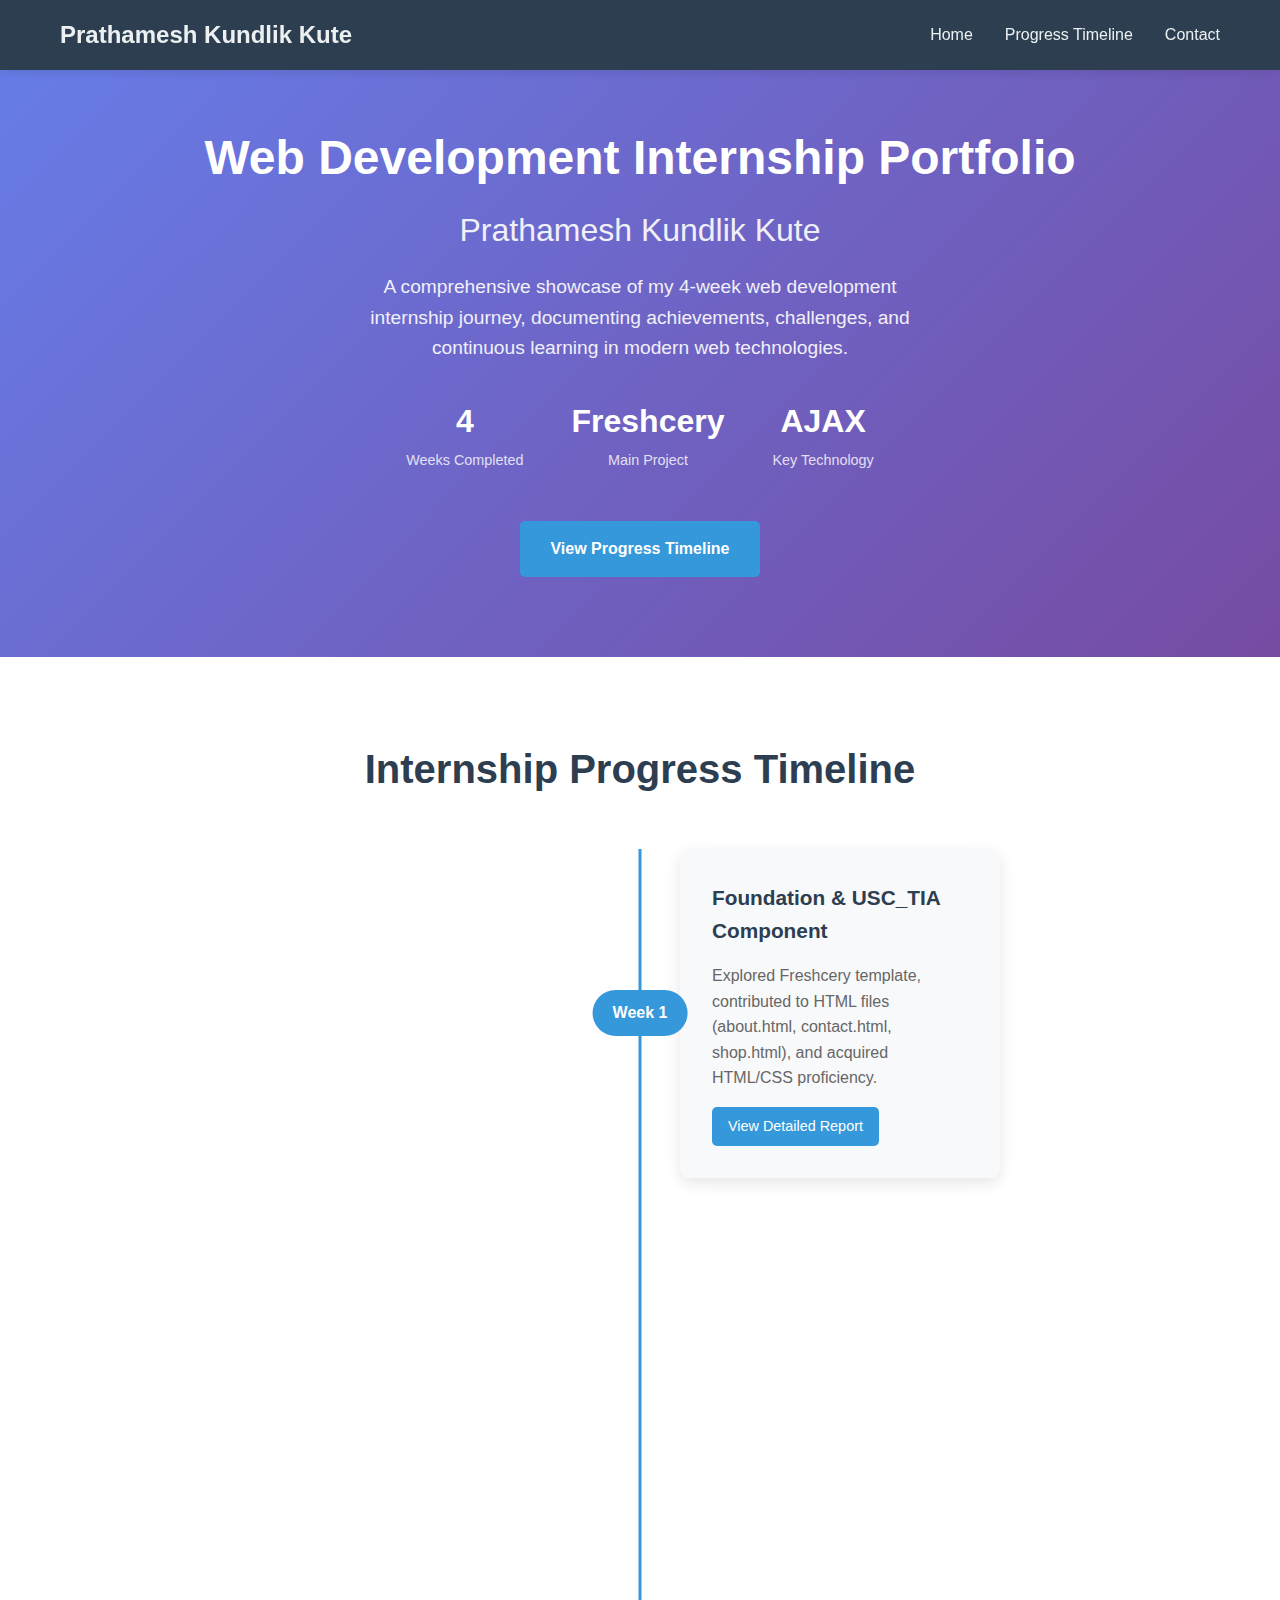
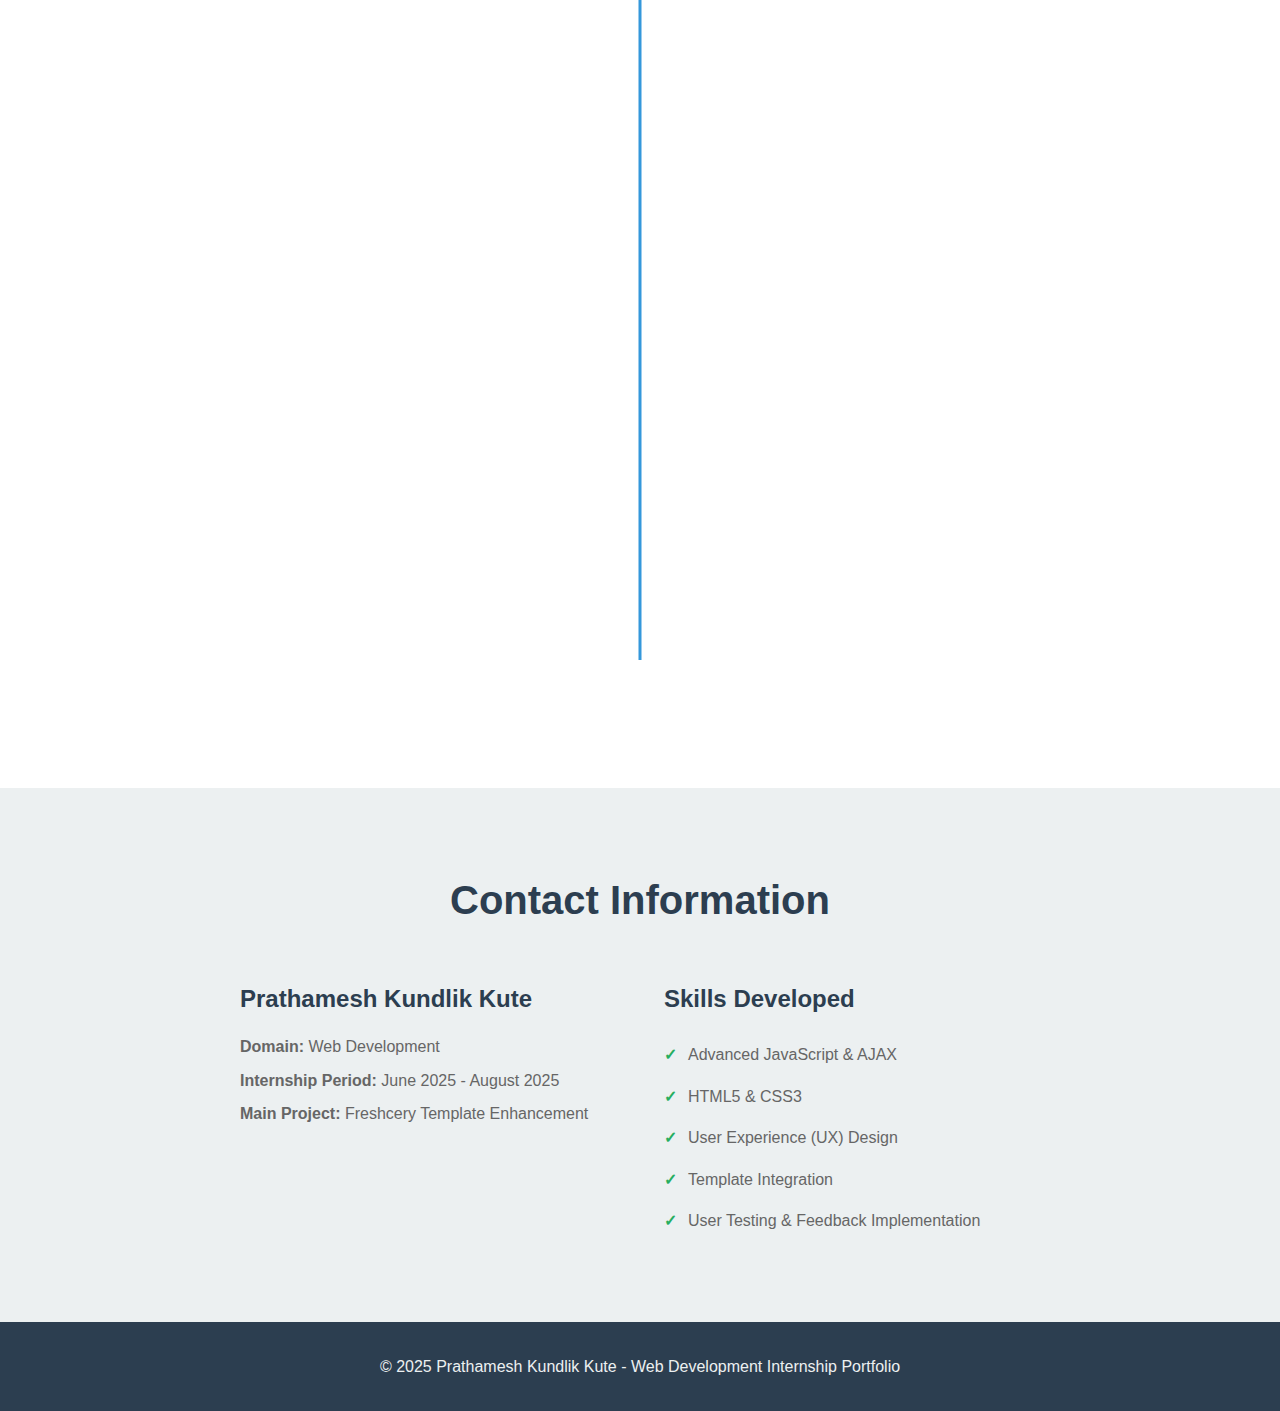
<file: index.html>
<!DOCTYPE html>
<html lang="en">
<head>
    <meta charset="UTF-8">
    <meta name="viewport" content="width=device-width, initial-scale=1.0">
    <title>Prathamesh Kundlik Kute - Web Development Internship Portfolio</title>
    <link rel="stylesheet" href="styles.css">
</head>
<body>
    <header>
        <nav class="navbar">
            <div class="nav-container">
                <h1 class="nav-logo">Prathamesh Kundlik Kute</h1>
                <ul class="nav-menu">
                    <li><a href="#home" class="nav-link">Home</a></li>
                    <li><a href="#timeline" class="nav-link">Progress Timeline</a></li>
                    <li><a href="#contact" class="nav-link">Contact</a></li>
                </ul>
            </div>
        </nav>
    </header>

    <main>
        <section id="home" class="hero">
            <div class="hero-content">
                <h1>Web Development Internship Portfolio</h1>
                <h2>Prathamesh Kundlik Kute</h2>
                <p class="hero-description">
                    A comprehensive showcase of my 4-week web development internship journey, 
                    documenting achievements, challenges, and continuous learning in modern web technologies.
                </p>
                <div class="hero-stats">
                    <div class="stat">
                        <span class="stat-number">4</span>
                        <span class="stat-label">Weeks Completed</span>
                    </div>
                    <div class="stat">
                        <span class="stat-number">Freshcery</span>
                        <span class="stat-label">Main Project</span>
                    </div>
                    <div class="stat">
                        <span class="stat-number">AJAX</span>
                        <span class="stat-label">Key Technology</span>
                    </div>
                </div>
                <a href="#timeline" class="cta-button">View Progress Timeline</a>
            </div>
        </section>

        <section id="timeline" class="timeline-section">
            <div class="container">
                <h2>Internship Progress Timeline</h2>
                <div class="timeline">
                    <div class="timeline-item">
                        <div class="timeline-date">Week 1</div>
                        <div class="timeline-content">
                            <h3>Foundation & USC_TIA Component</h3>
                            <p>Explored Freshcery template, contributed to HTML files (about.html, contact.html, shop.html), and acquired HTML/CSS proficiency.</p>
                            <a href="week1.html" class="timeline-link">View Detailed Report</a>
                        </div>
                    </div>
                    
                    <div class="timeline-item">
                        <div class="timeline-date">Week 2</div>
                        <div class="timeline-content">
                            <h3>JavaScript Integration & Enhancement</h3>
                            <p>Enhanced USC_TIA component, refined HTML files with dynamic features, and developed JavaScript skills for DOM manipulation.</p>
                            <a href="week2.html" class="timeline-link">View Detailed Report</a>
                        </div>
                    </div>
                    
                    <div class="timeline-item">
                        <div class="timeline-date">Week 3</div>
                        <div class="timeline-content">
                            <h3>AJAX Implementation & User Testing</h3>
                            <p>Finalized USC_TIA integration, began AJAX implementation for dynamic content loading, and conducted user testing with design team.</p>
                            <a href="week3.html" class="timeline-link">View Detailed Report</a>
                        </div>
                    </div>
                    
                    <div class="timeline-item">
                        <div class="timeline-date">Week 4</div>
                        <div class="timeline-content">
                            <h3>AJAX Completion & UI Refinement</h3>
                            <p>Completed AJAX functionality across all sections, refined user interface based on feedback, and enhanced user experience features.</p>
                            <a href="week4.html" class="timeline-link">View Detailed Report</a>
                        </div>
                    </div>
                </div>
            </div>
        </section>

        <section id="contact" class="contact-section">
            <div class="container">
                <h2>Contact Information</h2>
                <div class="contact-content">
                    <div class="contact-info">
                        <h3>Prathamesh Kundlik Kute</h3>
                        <p><strong>Domain:</strong> Web Development</p>
                        <p><strong>Internship Period:</strong> June 2025 - August 2025</p>
                        <p><strong>Main Project:</strong> Freshcery Template Enhancement</p>
                    </div>
                    <div class="skills-overview">
                        <h3>Skills Developed</h3>
                        <ul>
                            <li>Advanced JavaScript & AJAX</li>
                            <li>HTML5 & CSS3</li>
                            <li>User Experience (UX) Design</li>
                            <li>Template Integration</li>
                            <li>User Testing & Feedback Implementation</li>
                        </ul>
                    </div>
                </div>
            </div>
        </section>
    </main>

    <footer>
        <div class="container">
            <p>&copy; 2025 Prathamesh Kundlik Kute - Web Development Internship Portfolio</p>
        </div>
    </footer>

    <script src="script.js"></script>
</body>
</html>
</file>
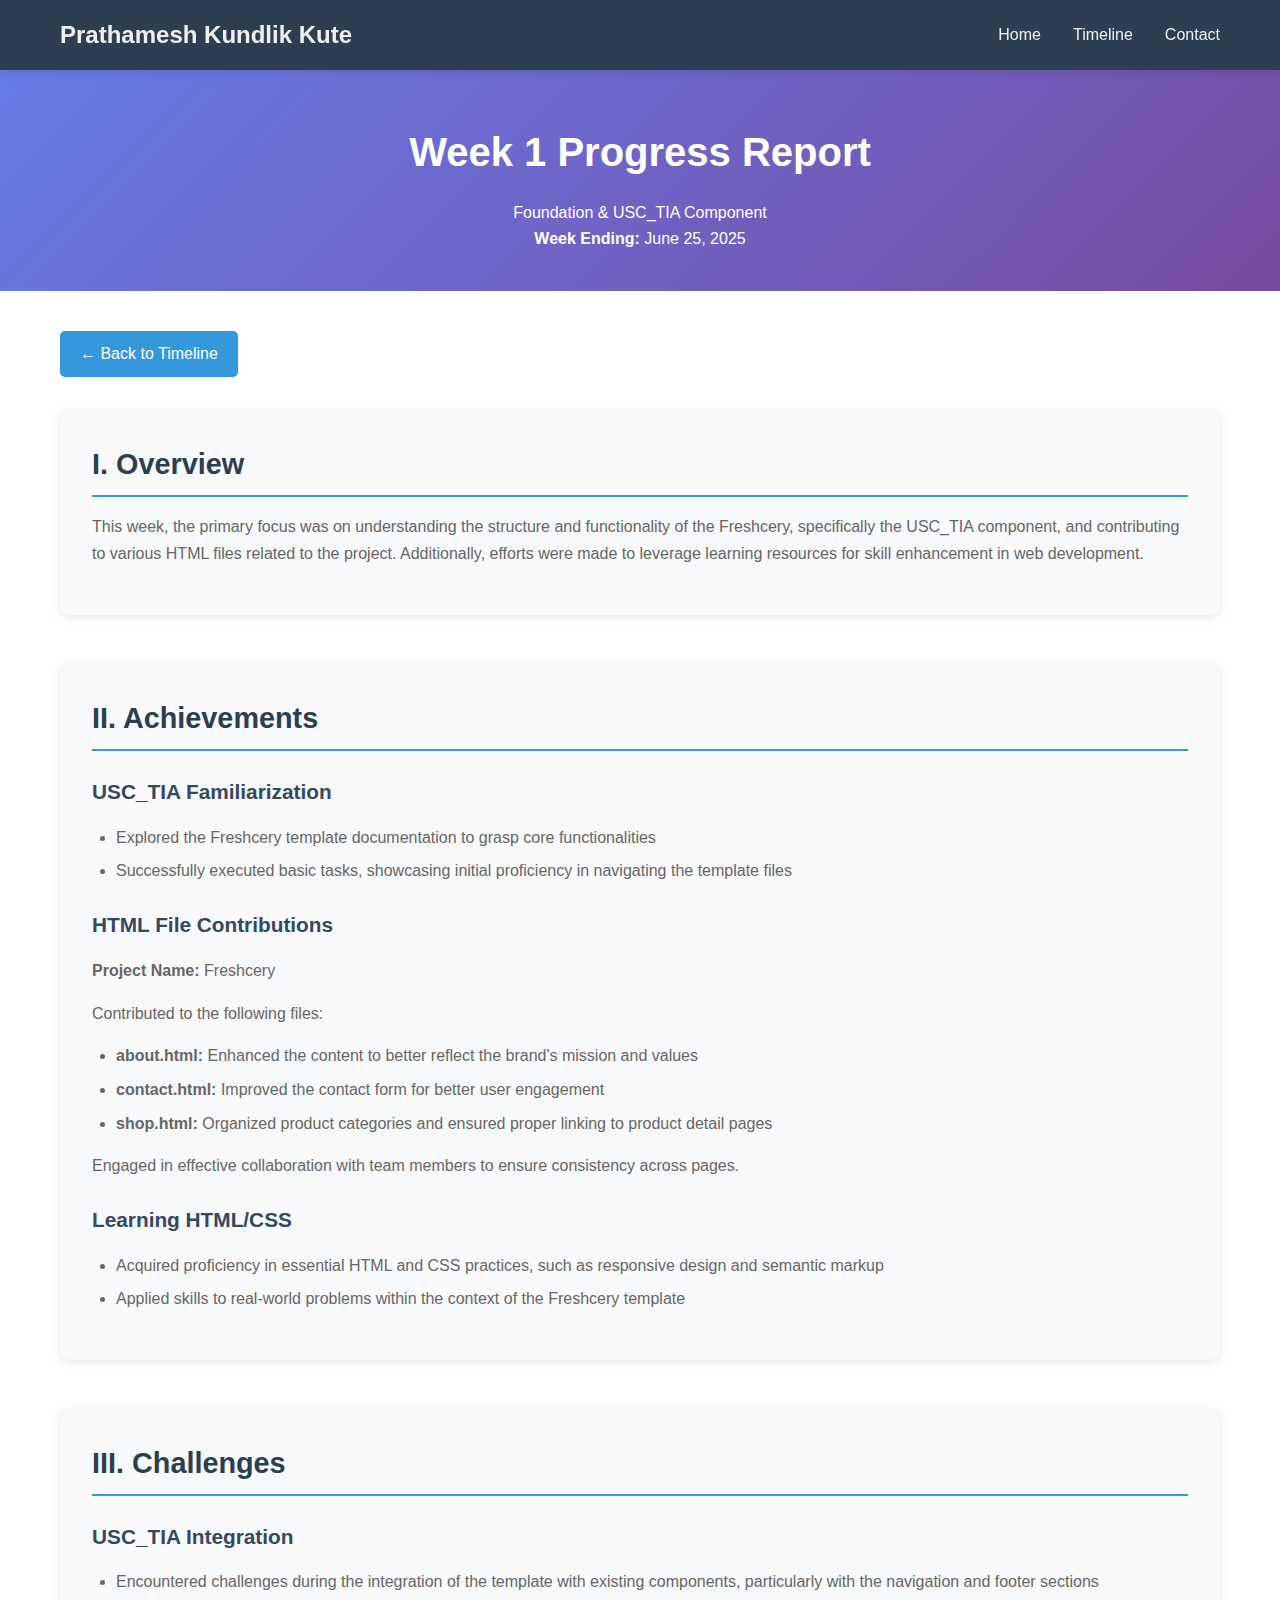
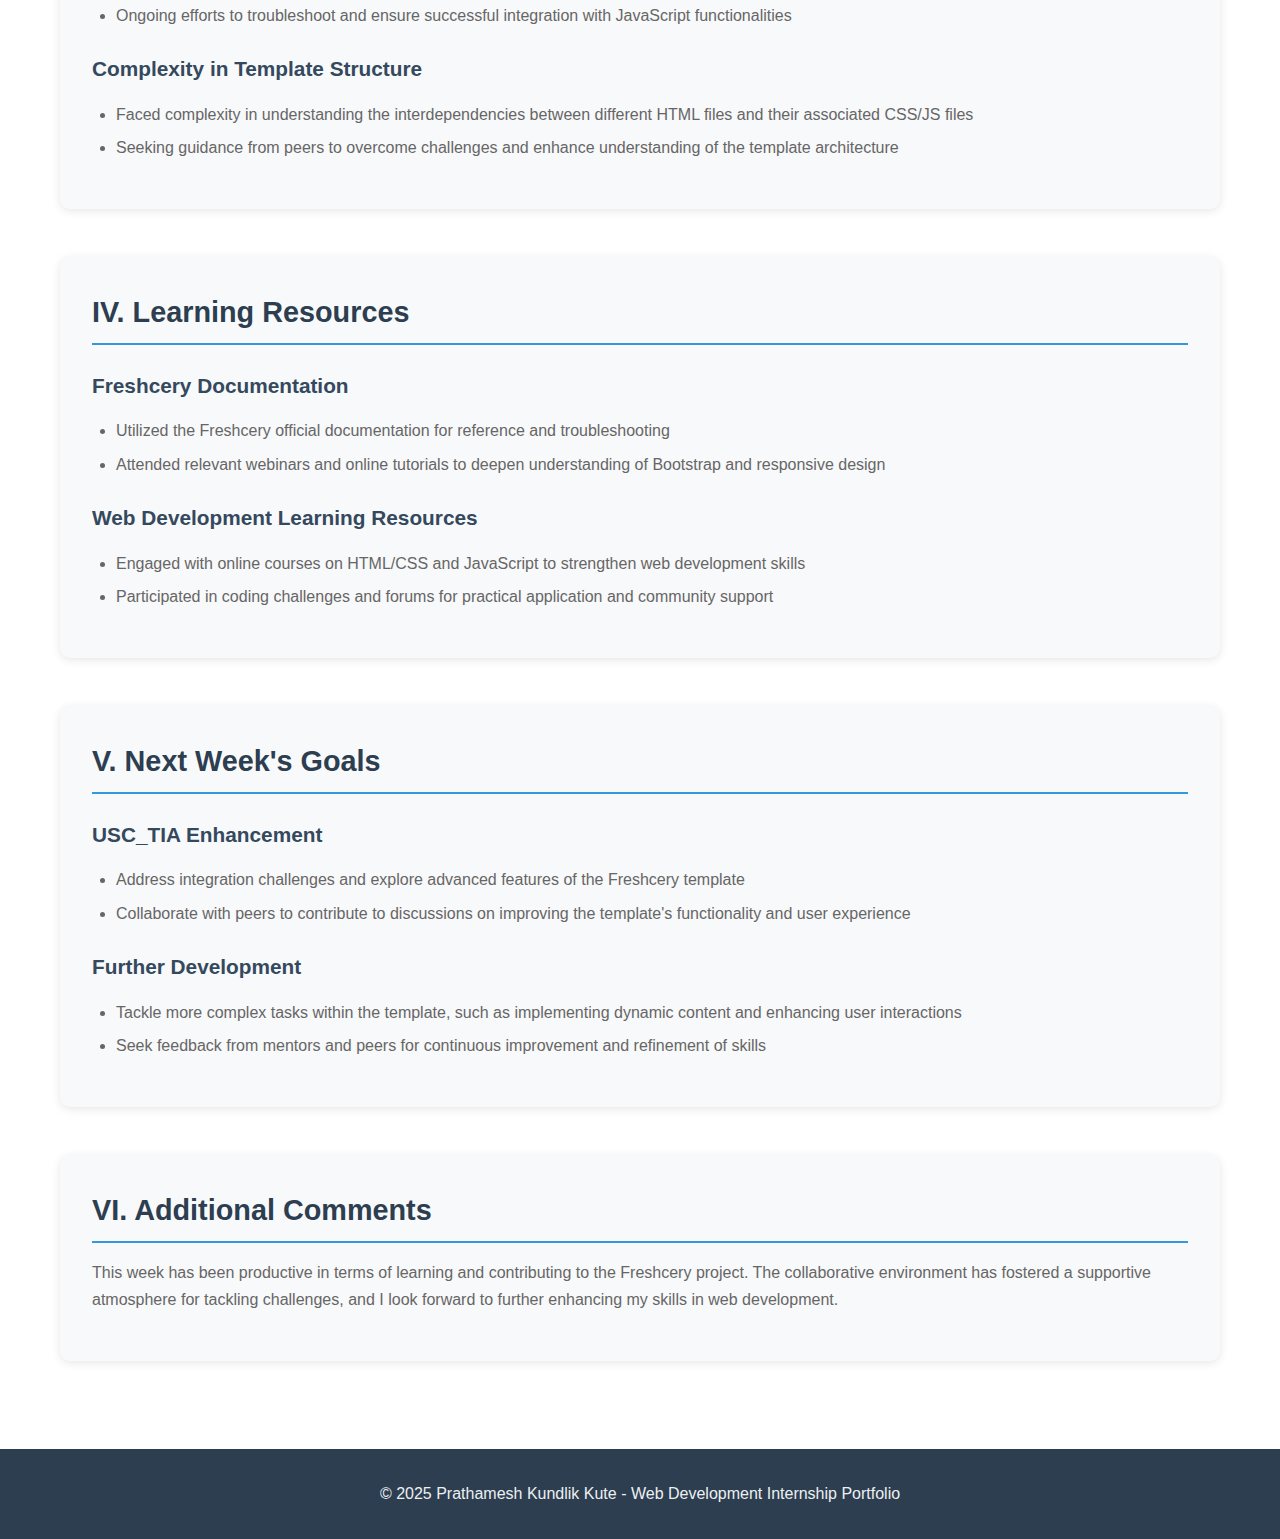
<file: week1.html>
<!DOCTYPE html>
<html lang="en">
<head>
    <meta charset="UTF-8">
    <meta name="viewport" content="width=device-width, initial-scale=1.0">
    <title>Week 1 - Foundation & USC_TIA Component | Prathamesh Kundlik Kute</title>
    <link rel="stylesheet" href="styles.css">
</head>
<body>
    <header>
        <nav class="navbar">
            <div class="nav-container">
                <h1 class="nav-logo">Prathamesh Kundlik Kute</h1>
                <ul class="nav-menu">
                    <li><a href="index.html" class="nav-link">Home</a></li>
                    <li><a href="index.html#timeline" class="nav-link">Timeline</a></li>
                    <li><a href="index.html#contact" class="nav-link">Contact</a></li>
                </ul>
            </div>
        </nav>
    </header>

    <div class="week-header">
        <h1>Week 1 Progress Report</h1>
        <p>Foundation & USC_TIA Component</p>
        <p><strong>Week Ending:</strong> June 25, 2025</p>
    </div>

    <div class="week-content">
        <div class="container">
            <a href="index.html#timeline" class="back-button">← Back to Timeline</a>

            <div class="week-section">
                <h2>I. Overview</h2>
                <p>This week, the primary focus was on understanding the structure and functionality of the Freshcery, specifically the USC_TIA component, and contributing to various HTML files related to the project. Additionally, efforts were made to leverage learning resources for skill enhancement in web development.</p>
            </div>

            <div class="week-section">
                <h2>II. Achievements</h2>
                
                <h3>USC_TIA Familiarization</h3>
                <ul>
                    <li>Explored the Freshcery template documentation to grasp core functionalities</li>
                    <li>Successfully executed basic tasks, showcasing initial proficiency in navigating the template files</li>
                </ul>

                <h3>HTML File Contributions</h3>
                <p><strong>Project Name:</strong> Freshcery</p>
                <p>Contributed to the following files:</p>
                <ul>
                    <li><strong>about.html:</strong> Enhanced the content to better reflect the brand's mission and values</li>
                    <li><strong>contact.html:</strong> Improved the contact form for better user engagement</li>
                    <li><strong>shop.html:</strong> Organized product categories and ensured proper linking to product detail pages</li>
                </ul>
                <p>Engaged in effective collaboration with team members to ensure consistency across pages.</p>

                <h3>Learning HTML/CSS</h3>
                <ul>
                    <li>Acquired proficiency in essential HTML and CSS practices, such as responsive design and semantic markup</li>
                    <li>Applied skills to real-world problems within the context of the Freshcery template</li>
                </ul>
            </div>

            <div class="week-section">
                <h2>III. Challenges</h2>
                
                <h3>USC_TIA Integration</h3>
                <ul>
                    <li>Encountered challenges during the integration of the template with existing components, particularly with the navigation and footer sections</li>
                    <li>Ongoing efforts to troubleshoot and ensure successful integration with JavaScript functionalities</li>
                </ul>

                <h3>Complexity in Template Structure</h3>
                <ul>
                    <li>Faced complexity in understanding the interdependencies between different HTML files and their associated CSS/JS files</li>
                    <li>Seeking guidance from peers to overcome challenges and enhance understanding of the template architecture</li>
                </ul>
            </div>

            <div class="week-section">
                <h2>IV. Learning Resources</h2>
                
                <h3>Freshcery Documentation</h3>
                <ul>
                    <li>Utilized the Freshcery official documentation for reference and troubleshooting</li>
                    <li>Attended relevant webinars and online tutorials to deepen understanding of Bootstrap and responsive design</li>
                </ul>

                <h3>Web Development Learning Resources</h3>
                <ul>
                    <li>Engaged with online courses on HTML/CSS and JavaScript to strengthen web development skills</li>
                    <li>Participated in coding challenges and forums for practical application and community support</li>
                </ul>
            </div>

            <div class="week-section">
                <h2>V. Next Week's Goals</h2>
                
                <h3>USC_TIA Enhancement</h3>
                <ul>
                    <li>Address integration challenges and explore advanced features of the Freshcery template</li>
                    <li>Collaborate with peers to contribute to discussions on improving the template's functionality and user experience</li>
                </ul>

                <h3>Further Development</h3>
                <ul>
                    <li>Tackle more complex tasks within the template, such as implementing dynamic content and enhancing user interactions</li>
                    <li>Seek feedback from mentors and peers for continuous improvement and refinement of skills</li>
                </ul>
            </div>

            <div class="week-section">
                <h2>VI. Additional Comments</h2>
                <p>This week has been productive in terms of learning and contributing to the Freshcery project. The collaborative environment has fostered a supportive atmosphere for tackling challenges, and I look forward to further enhancing my skills in web development.</p>
            </div>
        </div>
    </div>

    <footer>
        <div class="container">
            <p>&copy; 2025 Prathamesh Kundlik Kute - Web Development Internship Portfolio</p>
        </div>
    </footer>

    <script src="script.js"></script>
</body>
</html>
</file>
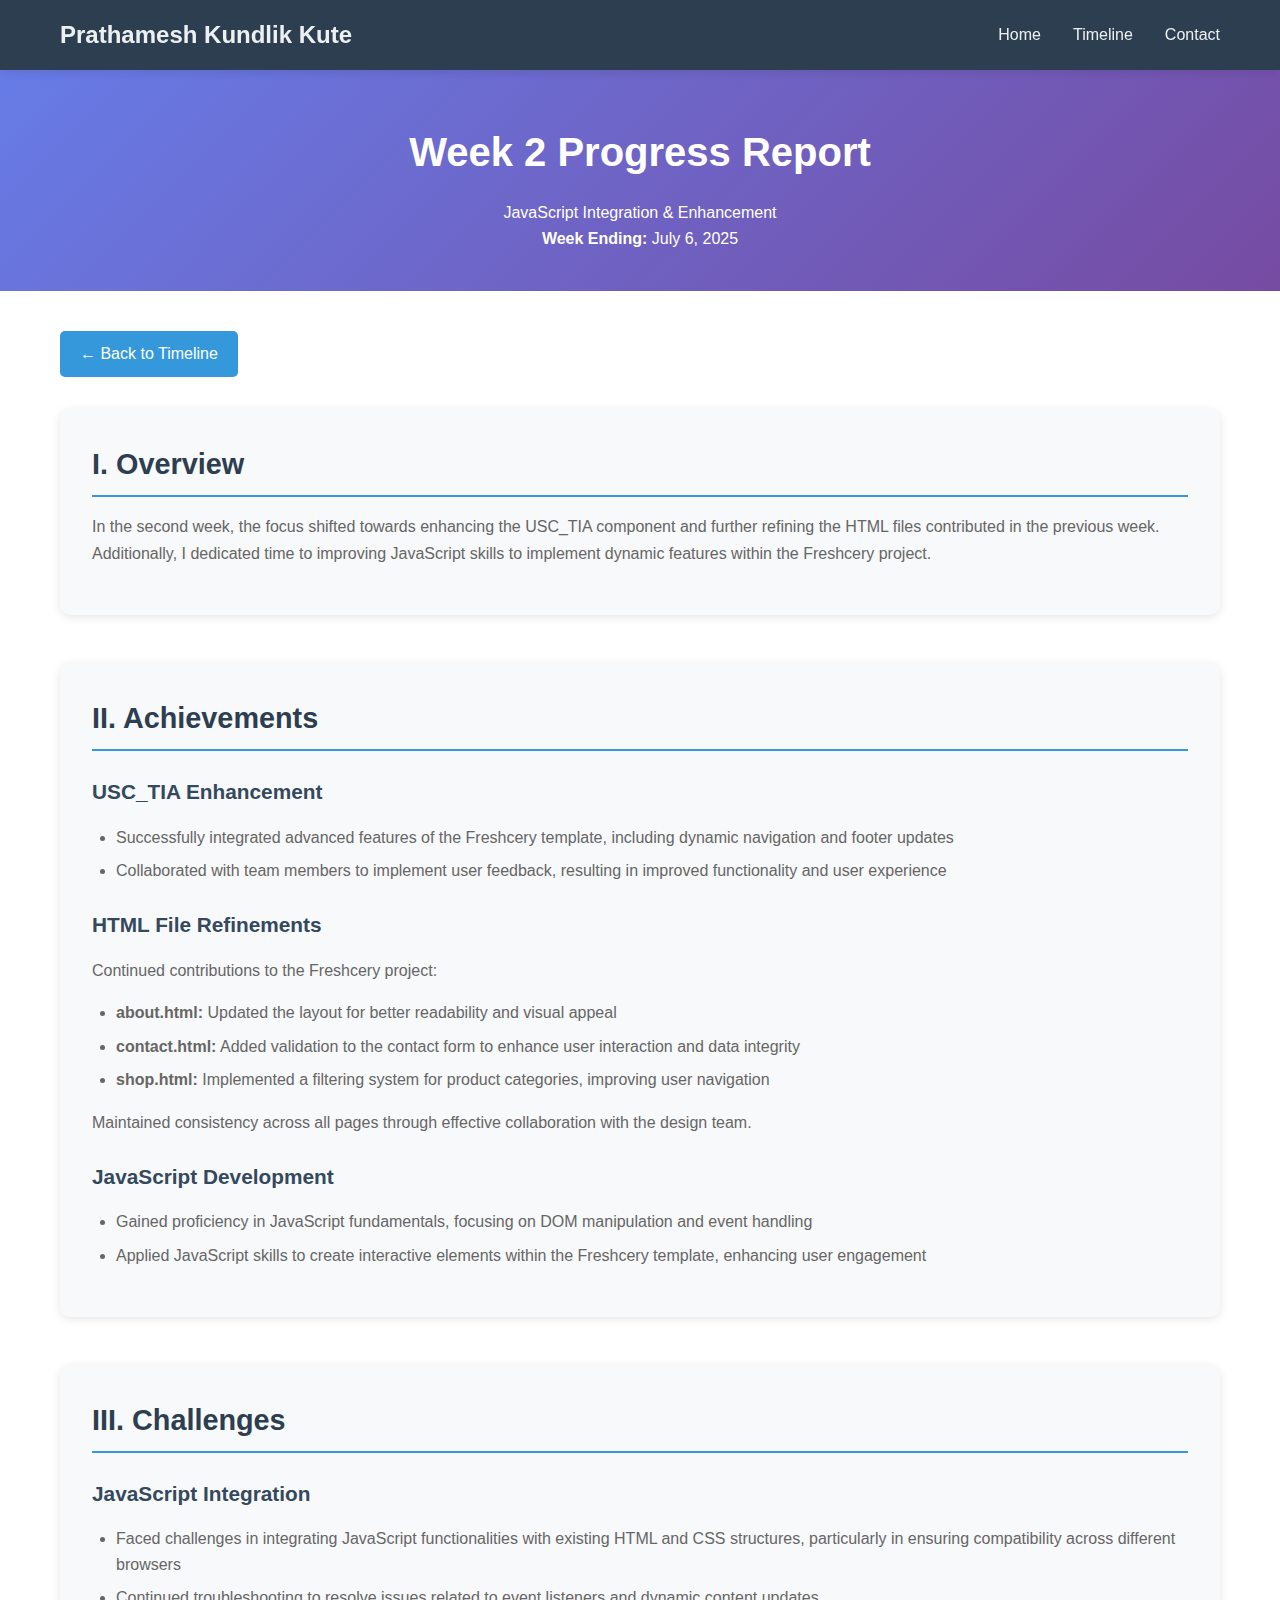
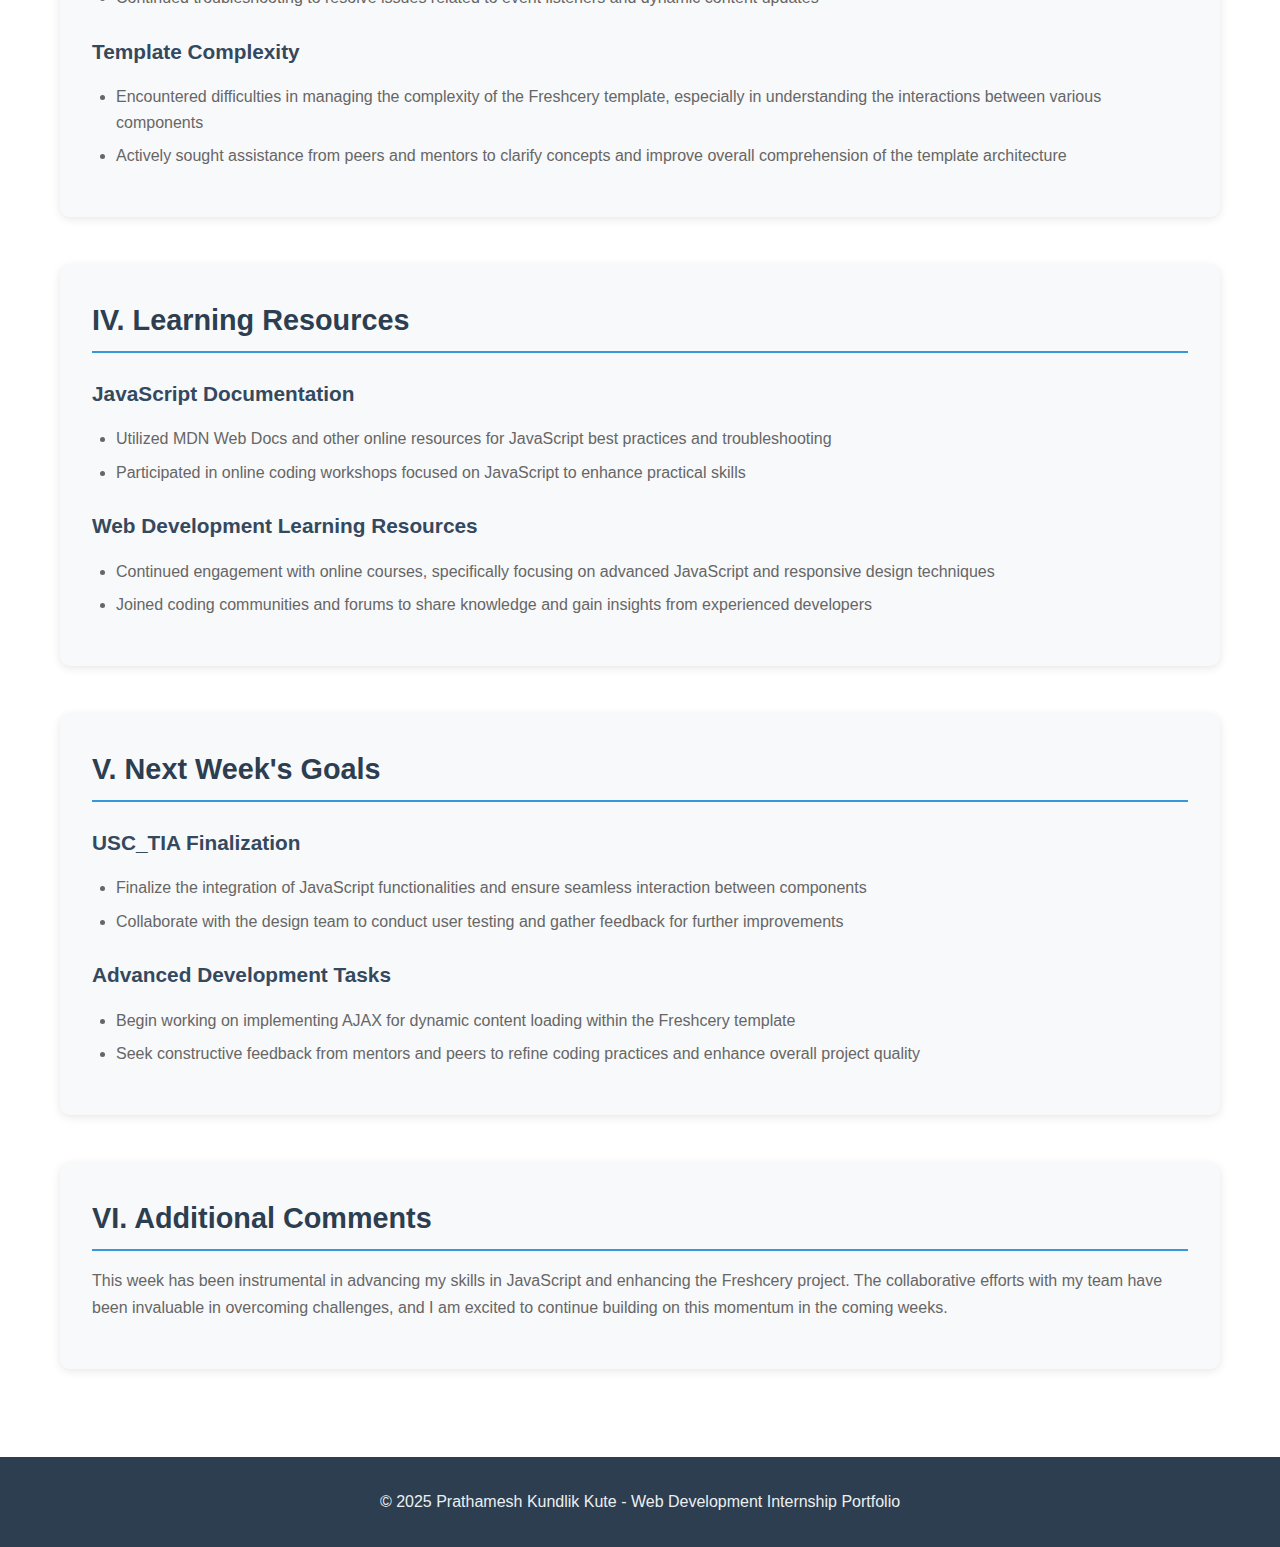
<file: week2.html>
<!DOCTYPE html>
<html lang="en">
<head>
    <meta charset="UTF-8">
    <meta name="viewport" content="width=device-width, initial-scale=1.0">
    <title>Week 2 - JavaScript Integration & Enhancement | Prathamesh Kundlik Kute</title>
    <link rel="stylesheet" href="styles.css">
</head>
<body>
    <header>
        <nav class="navbar">
            <div class="nav-container">
                <h1 class="nav-logo">Prathamesh Kundlik Kute</h1>
                <ul class="nav-menu">
                    <li><a href="index.html" class="nav-link">Home</a></li>
                    <li><a href="index.html#timeline" class="nav-link">Timeline</a></li>
                    <li><a href="index.html#contact" class="nav-link">Contact</a></li>
                </ul>
            </div>
        </nav>
    </header>

    <div class="week-header">
        <h1>Week 2 Progress Report</h1>
        <p>JavaScript Integration & Enhancement</p>
        <p><strong>Week Ending:</strong> July 6, 2025</p>
    </div>

    <div class="week-content">
        <div class="container">
            <a href="index.html#timeline" class="back-button">← Back to Timeline</a>

            <div class="week-section">
                <h2>I. Overview</h2>
                <p>In the second week, the focus shifted towards enhancing the USC_TIA component and further refining the HTML files contributed in the previous week. Additionally, I dedicated time to improving JavaScript skills to implement dynamic features within the Freshcery project.</p>
            </div>

            <div class="week-section">
                <h2>II. Achievements</h2>
                
                <h3>USC_TIA Enhancement</h3>
                <ul>
                    <li>Successfully integrated advanced features of the Freshcery template, including dynamic navigation and footer updates</li>
                    <li>Collaborated with team members to implement user feedback, resulting in improved functionality and user experience</li>
                </ul>

                <h3>HTML File Refinements</h3>
                <p>Continued contributions to the Freshcery project:</p>
                <ul>
                    <li><strong>about.html:</strong> Updated the layout for better readability and visual appeal</li>
                    <li><strong>contact.html:</strong> Added validation to the contact form to enhance user interaction and data integrity</li>
                    <li><strong>shop.html:</strong> Implemented a filtering system for product categories, improving user navigation</li>
                </ul>
                <p>Maintained consistency across all pages through effective collaboration with the design team.</p>

                <h3>JavaScript Development</h3>
                <ul>
                    <li>Gained proficiency in JavaScript fundamentals, focusing on DOM manipulation and event handling</li>
                    <li>Applied JavaScript skills to create interactive elements within the Freshcery template, enhancing user engagement</li>
                </ul>
            </div>

            <div class="week-section">
                <h2>III. Challenges</h2>
                
                <h3>JavaScript Integration</h3>
                <ul>
                    <li>Faced challenges in integrating JavaScript functionalities with existing HTML and CSS structures, particularly in ensuring compatibility across different browsers</li>
                    <li>Continued troubleshooting to resolve issues related to event listeners and dynamic content updates</li>
                </ul>

                <h3>Template Complexity</h3>
                <ul>
                    <li>Encountered difficulties in managing the complexity of the Freshcery template, especially in understanding the interactions between various components</li>
                    <li>Actively sought assistance from peers and mentors to clarify concepts and improve overall comprehension of the template architecture</li>
                </ul>
            </div>

            <div class="week-section">
                <h2>IV. Learning Resources</h2>
                
                <h3>JavaScript Documentation</h3>
                <ul>
                    <li>Utilized MDN Web Docs and other online resources for JavaScript best practices and troubleshooting</li>
                    <li>Participated in online coding workshops focused on JavaScript to enhance practical skills</li>
                </ul>

                <h3>Web Development Learning Resources</h3>
                <ul>
                    <li>Continued engagement with online courses, specifically focusing on advanced JavaScript and responsive design techniques</li>
                    <li>Joined coding communities and forums to share knowledge and gain insights from experienced developers</li>
                </ul>
            </div>

            <div class="week-section">
                <h2>V. Next Week's Goals</h2>
                
                <h3>USC_TIA Finalization</h3>
                <ul>
                    <li>Finalize the integration of JavaScript functionalities and ensure seamless interaction between components</li>
                    <li>Collaborate with the design team to conduct user testing and gather feedback for further improvements</li>
                </ul>

                <h3>Advanced Development Tasks</h3>
                <ul>
                    <li>Begin working on implementing AJAX for dynamic content loading within the Freshcery template</li>
                    <li>Seek constructive feedback from mentors and peers to refine coding practices and enhance overall project quality</li>
                </ul>
            </div>

            <div class="week-section">
                <h2>VI. Additional Comments</h2>
                <p>This week has been instrumental in advancing my skills in JavaScript and enhancing the Freshcery project. The collaborative efforts with my team have been invaluable in overcoming challenges, and I am excited to continue building on this momentum in the coming weeks.</p>
            </div>
        </div>
    </div>

    <footer>
        <div class="container">
            <p>&copy; 2025 Prathamesh Kundlik Kute - Web Development Internship Portfolio</p>
        </div>
    </footer>

    <script src="script.js"></script>
</body>
</html>
</file>
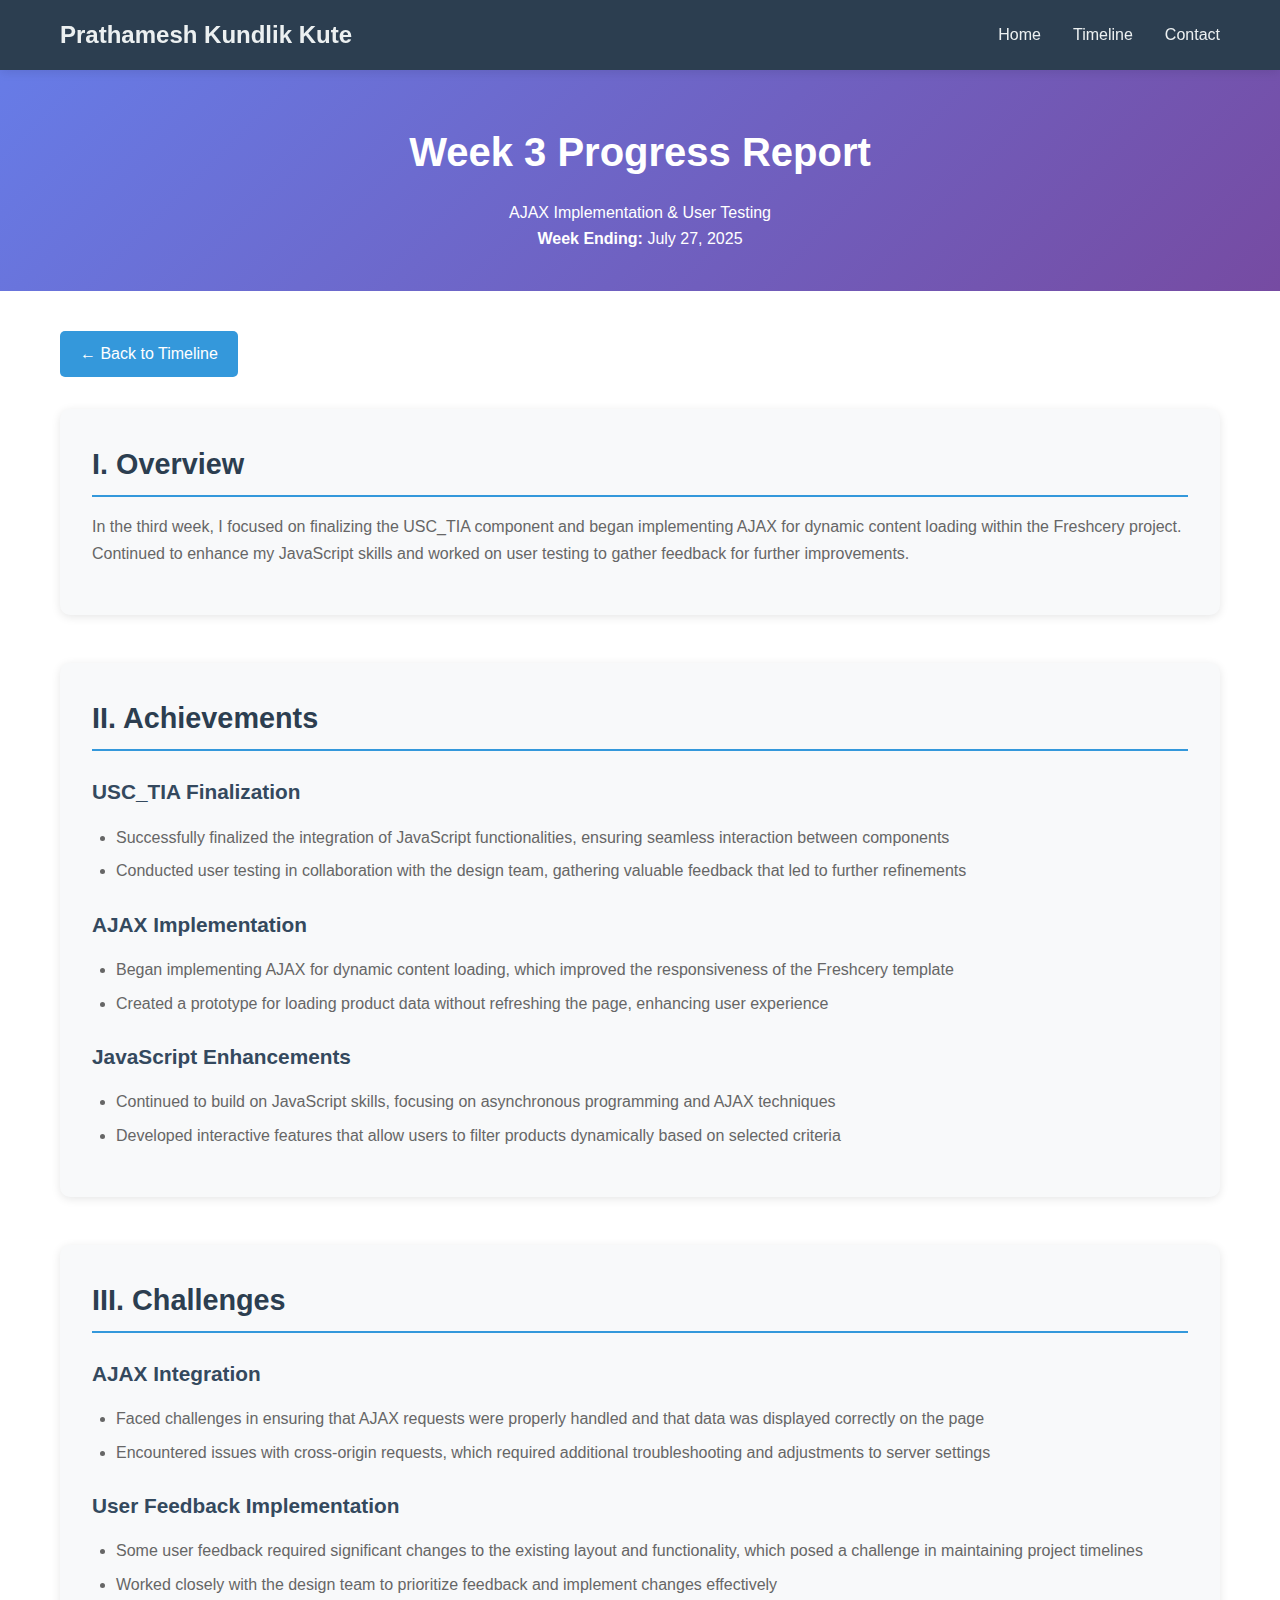
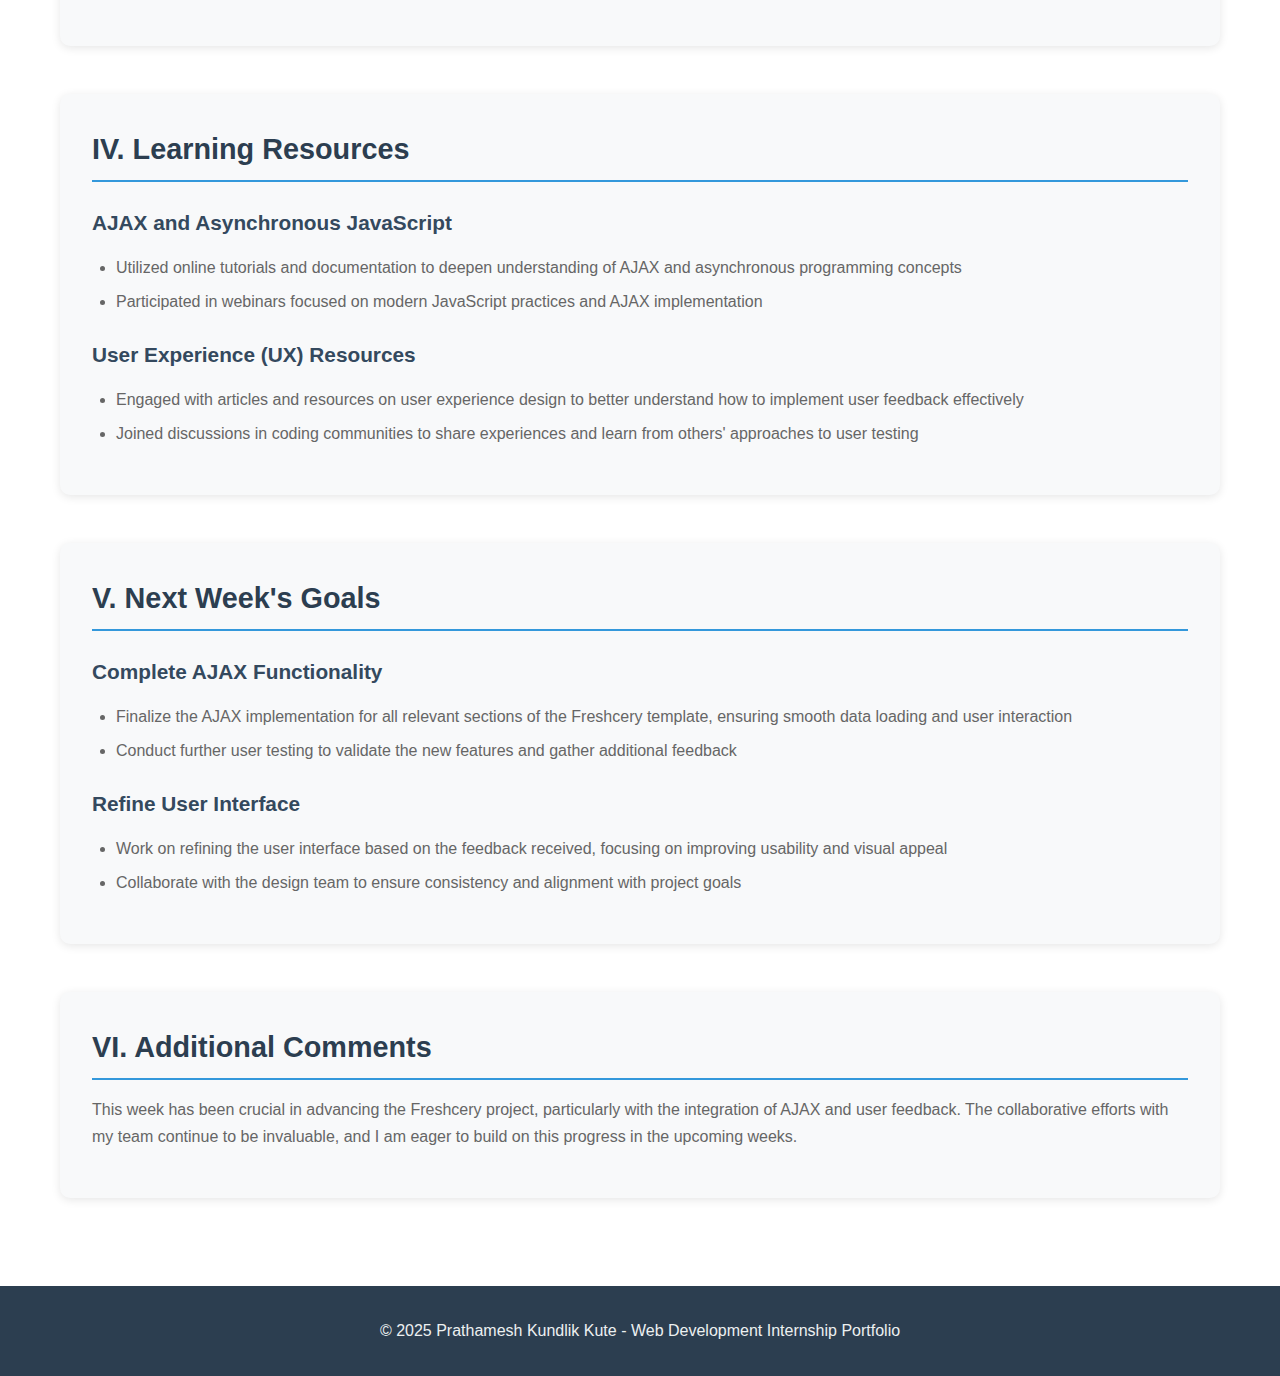
<file: week3.html>
<!DOCTYPE html>
<html lang="en">
<head>
    <meta charset="UTF-8">
    <meta name="viewport" content="width=device-width, initial-scale=1.0">
    <title>Week 3 - AJAX Implementation & User Testing | Prathamesh Kundlik Kute</title>
    <link rel="stylesheet" href="styles.css">
</head>
<body>
    <header>
        <nav class="navbar">
            <div class="nav-container">
                <h1 class="nav-logo">Prathamesh Kundlik Kute</h1>
                <ul class="nav-menu">
                    <li><a href="index.html" class="nav-link">Home</a></li>
                    <li><a href="index.html#timeline" class="nav-link">Timeline</a></li>
                    <li><a href="index.html#contact" class="nav-link">Contact</a></li>
                </ul>
            </div>
        </nav>
    </header>

    <div class="week-header">
        <h1>Week 3 Progress Report</h1>
        <p>AJAX Implementation & User Testing</p>
        <p><strong>Week Ending:</strong> July 27, 2025</p>
    </div>

    <div class="week-content">
        <div class="container">
            <a href="index.html#timeline" class="back-button">← Back to Timeline</a>

            <div class="week-section">
                <h2>I. Overview</h2>
                <p>In the third week, I focused on finalizing the USC_TIA component and began implementing AJAX for dynamic content loading within the Freshcery project. Continued to enhance my JavaScript skills and worked on user testing to gather feedback for further improvements.</p>
            </div>

            <div class="week-section">
                <h2>II. Achievements</h2>
                
                <h3>USC_TIA Finalization</h3>
                <ul>
                    <li>Successfully finalized the integration of JavaScript functionalities, ensuring seamless interaction between components</li>
                    <li>Conducted user testing in collaboration with the design team, gathering valuable feedback that led to further refinements</li>
                </ul>

                <h3>AJAX Implementation</h3>
                <ul>
                    <li>Began implementing AJAX for dynamic content loading, which improved the responsiveness of the Freshcery template</li>
                    <li>Created a prototype for loading product data without refreshing the page, enhancing user experience</li>
                </ul>

                <h3>JavaScript Enhancements</h3>
                <ul>
                    <li>Continued to build on JavaScript skills, focusing on asynchronous programming and AJAX techniques</li>
                    <li>Developed interactive features that allow users to filter products dynamically based on selected criteria</li>
                </ul>
            </div>

            <div class="week-section">
                <h2>III. Challenges</h2>
                
                <h3>AJAX Integration</h3>
                <ul>
                    <li>Faced challenges in ensuring that AJAX requests were properly handled and that data was displayed correctly on the page</li>
                    <li>Encountered issues with cross-origin requests, which required additional troubleshooting and adjustments to server settings</li>
                </ul>

                <h3>User Feedback Implementation</h3>
                <ul>
                    <li>Some user feedback required significant changes to the existing layout and functionality, which posed a challenge in maintaining project timelines</li>
                    <li>Worked closely with the design team to prioritize feedback and implement changes effectively</li>
                </ul>
            </div>

            <div class="week-section">
                <h2>IV. Learning Resources</h2>
                
                <h3>AJAX and Asynchronous JavaScript</h3>
                <ul>
                    <li>Utilized online tutorials and documentation to deepen understanding of AJAX and asynchronous programming concepts</li>
                    <li>Participated in webinars focused on modern JavaScript practices and AJAX implementation</li>
                </ul>

                <h3>User Experience (UX) Resources</h3>
                <ul>
                    <li>Engaged with articles and resources on user experience design to better understand how to implement user feedback effectively</li>
                    <li>Joined discussions in coding communities to share experiences and learn from others' approaches to user testing</li>
                </ul>
            </div>

            <div class="week-section">
                <h2>V. Next Week's Goals</h2>
                
                <h3>Complete AJAX Functionality</h3>
                <ul>
                    <li>Finalize the AJAX implementation for all relevant sections of the Freshcery template, ensuring smooth data loading and user interaction</li>
                    <li>Conduct further user testing to validate the new features and gather additional feedback</li>
                </ul>

                <h3>Refine User Interface</h3>
                <ul>
                    <li>Work on refining the user interface based on the feedback received, focusing on improving usability and visual appeal</li>
                    <li>Collaborate with the design team to ensure consistency and alignment with project goals</li>
                </ul>
            </div>

            <div class="week-section">
                <h2>VI. Additional Comments</h2>
                <p>This week has been crucial in advancing the Freshcery project, particularly with the integration of AJAX and user feedback. The collaborative efforts with my team continue to be invaluable, and I am eager to build on this progress in the upcoming weeks.</p>
            </div>
        </div>
    </div>

    <footer>
        <div class="container">
            <p>&copy; 2025 Prathamesh Kundlik Kute - Web Development Internship Portfolio</p>
        </div>
    </footer>

    <script src="script.js"></script>
</body>
</html>
</file>
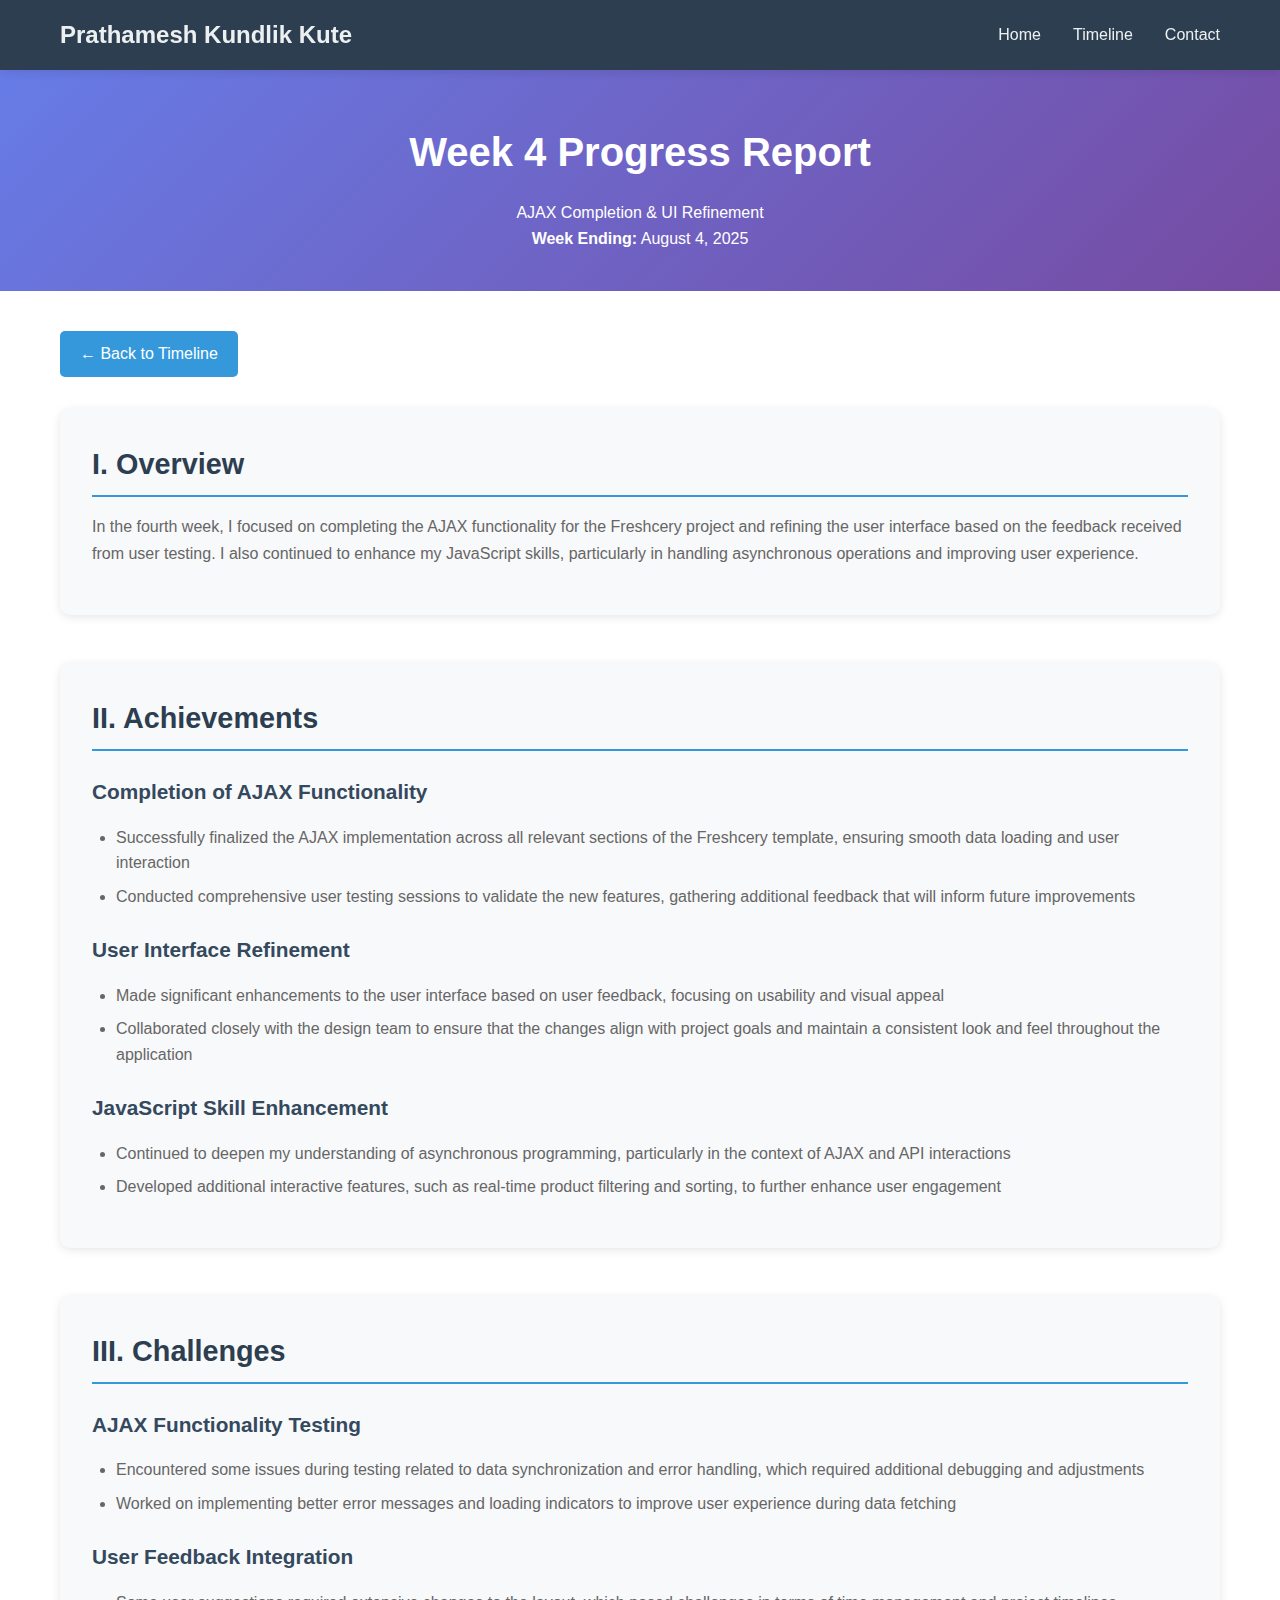
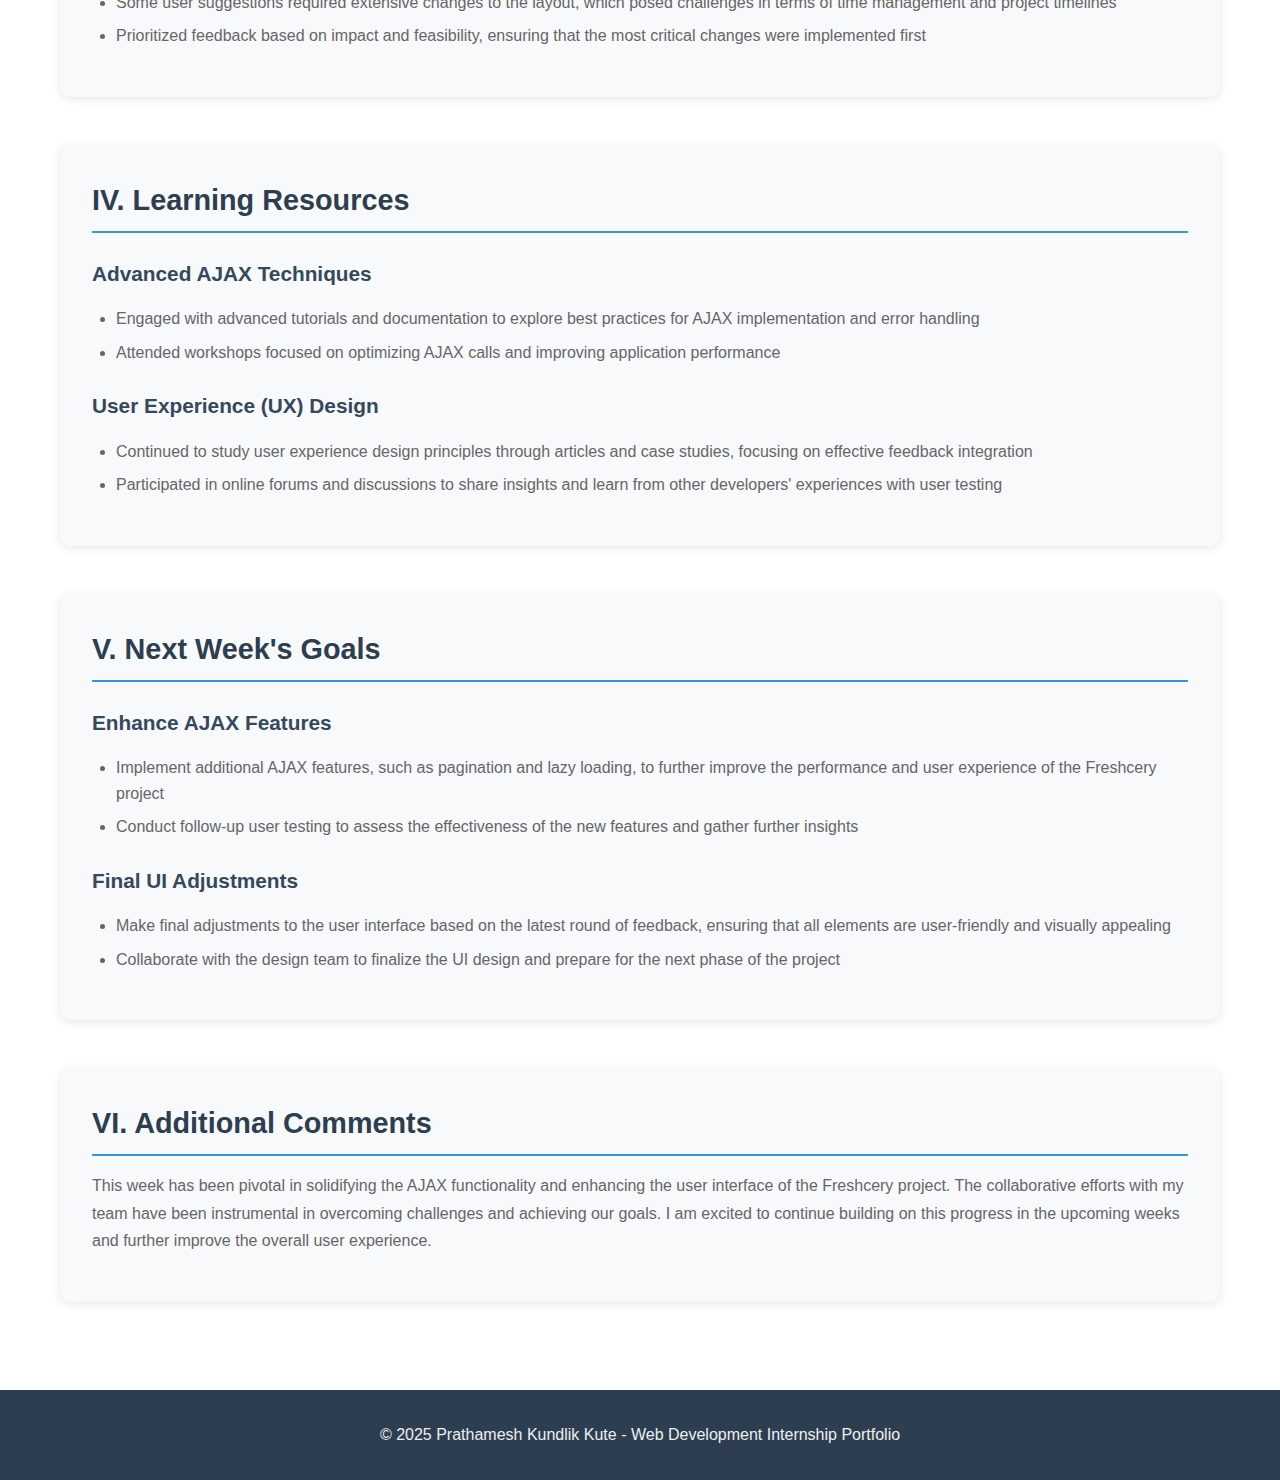
<file: week4.html>
<!DOCTYPE html>
<html lang="en">
<head>
    <meta charset="UTF-8">
    <meta name="viewport" content="width=device-width, initial-scale=1.0">
    <title>Week 4 - AJAX Completion & UI Refinement | Prathamesh Kundlik Kute</title>
    <link rel="stylesheet" href="styles.css">
</head>
<body>
    <header>
        <nav class="navbar">
            <div class="nav-container">
                <h1 class="nav-logo">Prathamesh Kundlik Kute</h1>
                <ul class="nav-menu">
                    <li><a href="index.html" class="nav-link">Home</a></li>
                    <li><a href="index.html#timeline" class="nav-link">Timeline</a></li>
                    <li><a href="index.html#contact" class="nav-link">Contact</a></li>
                </ul>
            </div>
        </nav>
    </header>

    <div class="week-header">
        <h1>Week 4 Progress Report</h1>
        <p>AJAX Completion & UI Refinement</p>
        <p><strong>Week Ending:</strong> August 4, 2025</p>
    </div>

    <div class="week-content">
        <div class="container">
            <a href="index.html#timeline" class="back-button">← Back to Timeline</a>

            <div class="week-section">
                <h2>I. Overview</h2>
                <p>In the fourth week, I focused on completing the AJAX functionality for the Freshcery project and refining the user interface based on the feedback received from user testing. I also continued to enhance my JavaScript skills, particularly in handling asynchronous operations and improving user experience.</p>
            </div>

            <div class="week-section">
                <h2>II. Achievements</h2>
                
                <h3>Completion of AJAX Functionality</h3>
                <ul>
                    <li>Successfully finalized the AJAX implementation across all relevant sections of the Freshcery template, ensuring smooth data loading and user interaction</li>
                    <li>Conducted comprehensive user testing sessions to validate the new features, gathering additional feedback that will inform future improvements</li>
                </ul>

                <h3>User Interface Refinement</h3>
                <ul>
                    <li>Made significant enhancements to the user interface based on user feedback, focusing on usability and visual appeal</li>
                    <li>Collaborated closely with the design team to ensure that the changes align with project goals and maintain a consistent look and feel throughout the application</li>
                </ul>

                <h3>JavaScript Skill Enhancement</h3>
                <ul>
                    <li>Continued to deepen my understanding of asynchronous programming, particularly in the context of AJAX and API interactions</li>
                    <li>Developed additional interactive features, such as real-time product filtering and sorting, to further enhance user engagement</li>
                </ul>
            </div>

            <div class="week-section">
                <h2>III. Challenges</h2>
                
                <h3>AJAX Functionality Testing</h3>
                <ul>
                    <li>Encountered some issues during testing related to data synchronization and error handling, which required additional debugging and adjustments</li>
                    <li>Worked on implementing better error messages and loading indicators to improve user experience during data fetching</li>
                </ul>

                <h3>User Feedback Integration</h3>
                <ul>
                    <li>Some user suggestions required extensive changes to the layout, which posed challenges in terms of time management and project timelines</li>
                    <li>Prioritized feedback based on impact and feasibility, ensuring that the most critical changes were implemented first</li>
                </ul>
            </div>

            <div class="week-section">
                <h2>IV. Learning Resources</h2>
                
                <h3>Advanced AJAX Techniques</h3>
                <ul>
                    <li>Engaged with advanced tutorials and documentation to explore best practices for AJAX implementation and error handling</li>
                    <li>Attended workshops focused on optimizing AJAX calls and improving application performance</li>
                </ul>

                <h3>User Experience (UX) Design</h3>
                <ul>
                    <li>Continued to study user experience design principles through articles and case studies, focusing on effective feedback integration</li>
                    <li>Participated in online forums and discussions to share insights and learn from other developers' experiences with user testing</li>
                </ul>
            </div>

            <div class="week-section">
                <h2>V. Next Week's Goals</h2>
                
                <h3>Enhance AJAX Features</h3>
                <ul>
                    <li>Implement additional AJAX features, such as pagination and lazy loading, to further improve the performance and user experience of the Freshcery project</li>
                    <li>Conduct follow-up user testing to assess the effectiveness of the new features and gather further insights</li>
                </ul>

                <h3>Final UI Adjustments</h3>
                <ul>
                    <li>Make final adjustments to the user interface based on the latest round of feedback, ensuring that all elements are user-friendly and visually appealing</li>
                    <li>Collaborate with the design team to finalize the UI design and prepare for the next phase of the project</li>
                </ul>
            </div>

            <div class="week-section">
                <h2>VI. Additional Comments</h2>
                <p>This week has been pivotal in solidifying the AJAX functionality and enhancing the user interface of the Freshcery project. The collaborative efforts with my team have been instrumental in overcoming challenges and achieving our goals. I am excited to continue building on this progress in the upcoming weeks and further improve the overall user experience.</p>
            </div>
        </div>
    </div>

    <footer>
        <div class="container">
            <p>&copy; 2025 Prathamesh Kundlik Kute - Web Development Internship Portfolio</p>
        </div>
    </footer>

    <script src="script.js"></script>
</body>
</html>
</file>
<file: styles.css>
/* Reset and base styles */
* {
    margin: 0;
    padding: 0;
    box-sizing: border-box;
}

body {
    font-family: 'Segoe UI', Tahoma, Geneva, Verdana, sans-serif;
    line-height: 1.6;
    color: #333;
    background-color: #f8f9fa;
}

.container {
    max-width: 1200px;
    margin: 0 auto;
    padding: 0 20px;
}

/* Header and Navigation */
.navbar {
    background: #2c3e50;
    padding: 1rem 0;
    position: fixed;
    top: 0;
    width: 100%;
    z-index: 1000;
    box-shadow: 0 2px 10px rgba(0,0,0,0.1);
}

.nav-container {
    max-width: 1200px;
    margin: 0 auto;
    padding: 0 20px;
    display: flex;
    justify-content: space-between;
    align-items: center;
}

.nav-logo {
    color: #ecf0f1;
    font-size: 1.5rem;
    font-weight: 600;
}

.nav-menu {
    display: flex;
    list-style: none;
    gap: 2rem;
}

.nav-link {
    color: #ecf0f1;
    text-decoration: none;
    font-weight: 500;
    transition: color 0.3s ease;
}

.nav-link:hover {
    color: #3498db;
}

/* Hero Section */
.hero {
    padding: 120px 20px 80px;
    background: linear-gradient(135deg, #667eea 0%, #764ba2 100%);
    color: white;
    text-align: center;
}

.hero-content h1 {
    font-size: 3rem;
    margin-bottom: 0.5rem;
    font-weight: 700;
}

.hero-content h2 {
    font-size: 2rem;
    margin-bottom: 1rem;
    font-weight: 400;
    opacity: 0.9;
}

.hero-description {
    font-size: 1.2rem;
    max-width: 600px;
    margin: 0 auto 2rem;
    opacity: 0.9;
}

.hero-stats {
    display: flex;
    justify-content: center;
    gap: 3rem;
    margin: 2rem 0;
}

.stat {
    text-align: center;
}

.stat-number {
    display: block;
    font-size: 2rem;
    font-weight: 700;
}

.stat-label {
    font-size: 0.9rem;
    opacity: 0.8;
}

.cta-button {
    display: inline-block;
    padding: 15px 30px;
    background: #3498db;
    color: white;
    text-decoration: none;
    border-radius: 5px;
    font-weight: 600;
    transition: background 0.3s ease;
    margin-top: 1rem;
}

.cta-button:hover {
    background: #2980b9;
}

/* Timeline Section */
.timeline-section {
    padding: 80px 20px;
    background: white;
}

.timeline-section h2 {
    text-align: center;
    font-size: 2.5rem;
    margin-bottom: 3rem;
    color: #2c3e50;
}

.timeline {
    position: relative;
    max-width: 800px;
    margin: 0 auto;
}

.timeline::before {
    content: '';
    position: absolute;
    left: 50%;
    top: 0;
    bottom: 0;
    width: 3px;
    background: #3498db;
    transform: translateX(-50%);
}

.timeline-item {
    position: relative;
    margin-bottom: 3rem;
    display: flex;
    align-items: center;
}

.timeline-item:nth-child(odd) {
    flex-direction: row;
}

.timeline-item:nth-child(even) {
    flex-direction: row-reverse;
}

.timeline-date {
    background: #3498db;
    color: white;
    padding: 10px 20px;
    border-radius: 25px;
    font-weight: 600;
    position: absolute;
    left: 50%;
    transform: translateX(-50%);
    z-index: 2;
    white-space: nowrap;
}

.timeline-content {
    background: #f8f9fa;
    padding: 2rem;
    border-radius: 10px;
    box-shadow: 0 5px 15px rgba(0,0,0,0.1);
    width: 45%;
    margin: 0 5%;
}

.timeline-item:nth-child(odd) .timeline-content {
    margin-left: 55%;
}

.timeline-item:nth-child(even) .timeline-content {
    margin-right: 55%;
}

.timeline-content h3 {
    color: #2c3e50;
    margin-bottom: 1rem;
    font-size: 1.3rem;
}

.timeline-content p {
    margin-bottom: 1rem;
    color: #666;
}

.timeline-link {
    display: inline-block;
    padding: 8px 16px;
    background: #3498db;
    color: white;
    text-decoration: none;
    border-radius: 5px;
    font-size: 0.9rem;
    transition: background 0.3s ease;
}

.timeline-link:hover {
    background: #2980b9;
}

/* Contact Section */
.contact-section {
    padding: 80px 20px;
    background: #ecf0f1;
}

.contact-section h2 {
    text-align: center;
    font-size: 2.5rem;
    margin-bottom: 3rem;
    color: #2c3e50;
}

.contact-content {
    display: grid;
    grid-template-columns: 1fr 1fr;
    gap: 3rem;
    max-width: 800px;
    margin: 0 auto;
}

.contact-info h3,
.skills-overview h3 {
    color: #2c3e50;
    margin-bottom: 1rem;
    font-size: 1.5rem;
}

.contact-info p {
    margin-bottom: 0.5rem;
    color: #666;
}

.skills-overview ul {
    list-style: none;
}

.skills-overview li {
    padding: 0.5rem 0;
    color: #666;
    position: relative;
    padding-left: 1.5rem;
}

.skills-overview li::before {
    content: '✓';
    color: #27ae60;
    font-weight: bold;
    position: absolute;
    left: 0;
}

/* Footer */
footer {
    background: #2c3e50;
    color: #ecf0f1;
    text-align: center;
    padding: 2rem 0;
}

/* Week Page Styles */
.week-header {
    background: linear-gradient(135deg, #667eea 0%, #764ba2 100%);
    color: white;
    padding: 120px 20px 40px;
    text-align: center;
}

.week-header h1 {
    font-size: 2.5rem;
    margin-bottom: 1rem;
}

.week-content {
    padding: 40px 20px;
    background: white;
}

.week-section {
    margin-bottom: 3rem;
    background: #f8f9fa;
    padding: 2rem;
    border-radius: 10px;
    box-shadow: 0 2px 10px rgba(0,0,0,0.1);
}

.week-section h2 {
    color: #2c3e50;
    margin-bottom: 1rem;
    font-size: 1.8rem;
    border-bottom: 2px solid #3498db;
    padding-bottom: 0.5rem;
}

.week-section h3 {
    color: #34495e;
    margin: 1.5rem 0 1rem;
    font-size: 1.3rem;
}

.week-section p {
    margin-bottom: 1rem;
    color: #666;
    line-height: 1.7;
}

.week-section ul {
    margin-left: 1.5rem;
    margin-bottom: 1rem;
}

.week-section li {
    margin-bottom: 0.5rem;
    color: #666;
}

.back-button {
    display: inline-block;
    padding: 10px 20px;
    background: #3498db;
    color: white;
    text-decoration: none;
    border-radius: 5px;
    margin-bottom: 2rem;
    transition: background 0.3s ease;
}

.back-button:hover {
    background: #2980b9;
}

/* Responsive Design */
@media (max-width: 768px) {
    .hero-content h1 {
        font-size: 2rem;
    }
    
    .hero-content h2 {
        font-size: 1.5rem;
    }
    
    .hero-stats {
        flex-direction: column;
        gap: 1rem;
    }
    
    .timeline::before {
        left: 20px;
    }
    
    .timeline-item {
        flex-direction: column !important;
        align-items: flex-start;
    }
    
    .timeline-date {
        position: relative;
        left: 0;
        transform: none;
        margin-bottom: 1rem;
        align-self: flex-start;
    }
    
    .timeline-content {
        width: 100%;
        margin: 0 0 0 40px !important;
    }
    
    .contact-content {
        grid-template-columns: 1fr;
        gap: 2rem;
    }
    
    .nav-menu {
        gap: 1rem;
    }
    
    .nav-link {
        font-size: 0.9rem;
    }
}
</file>
